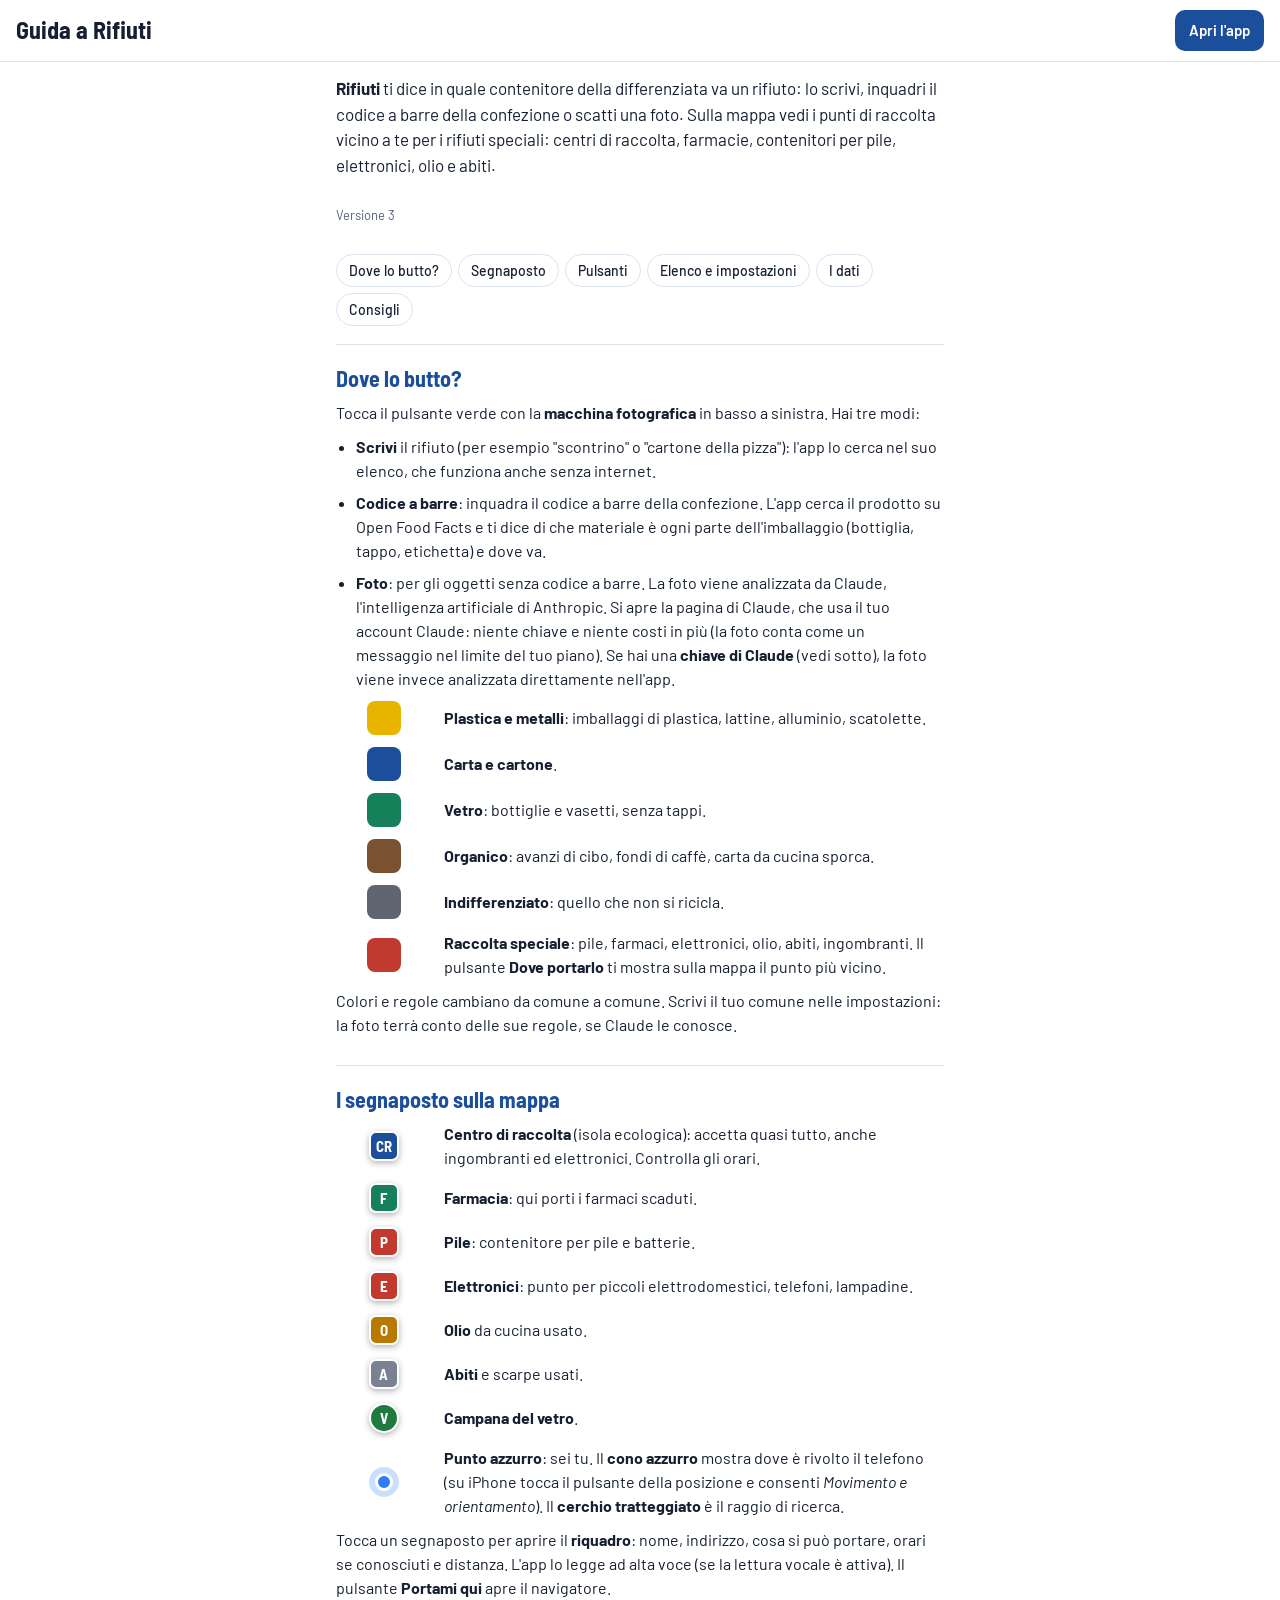
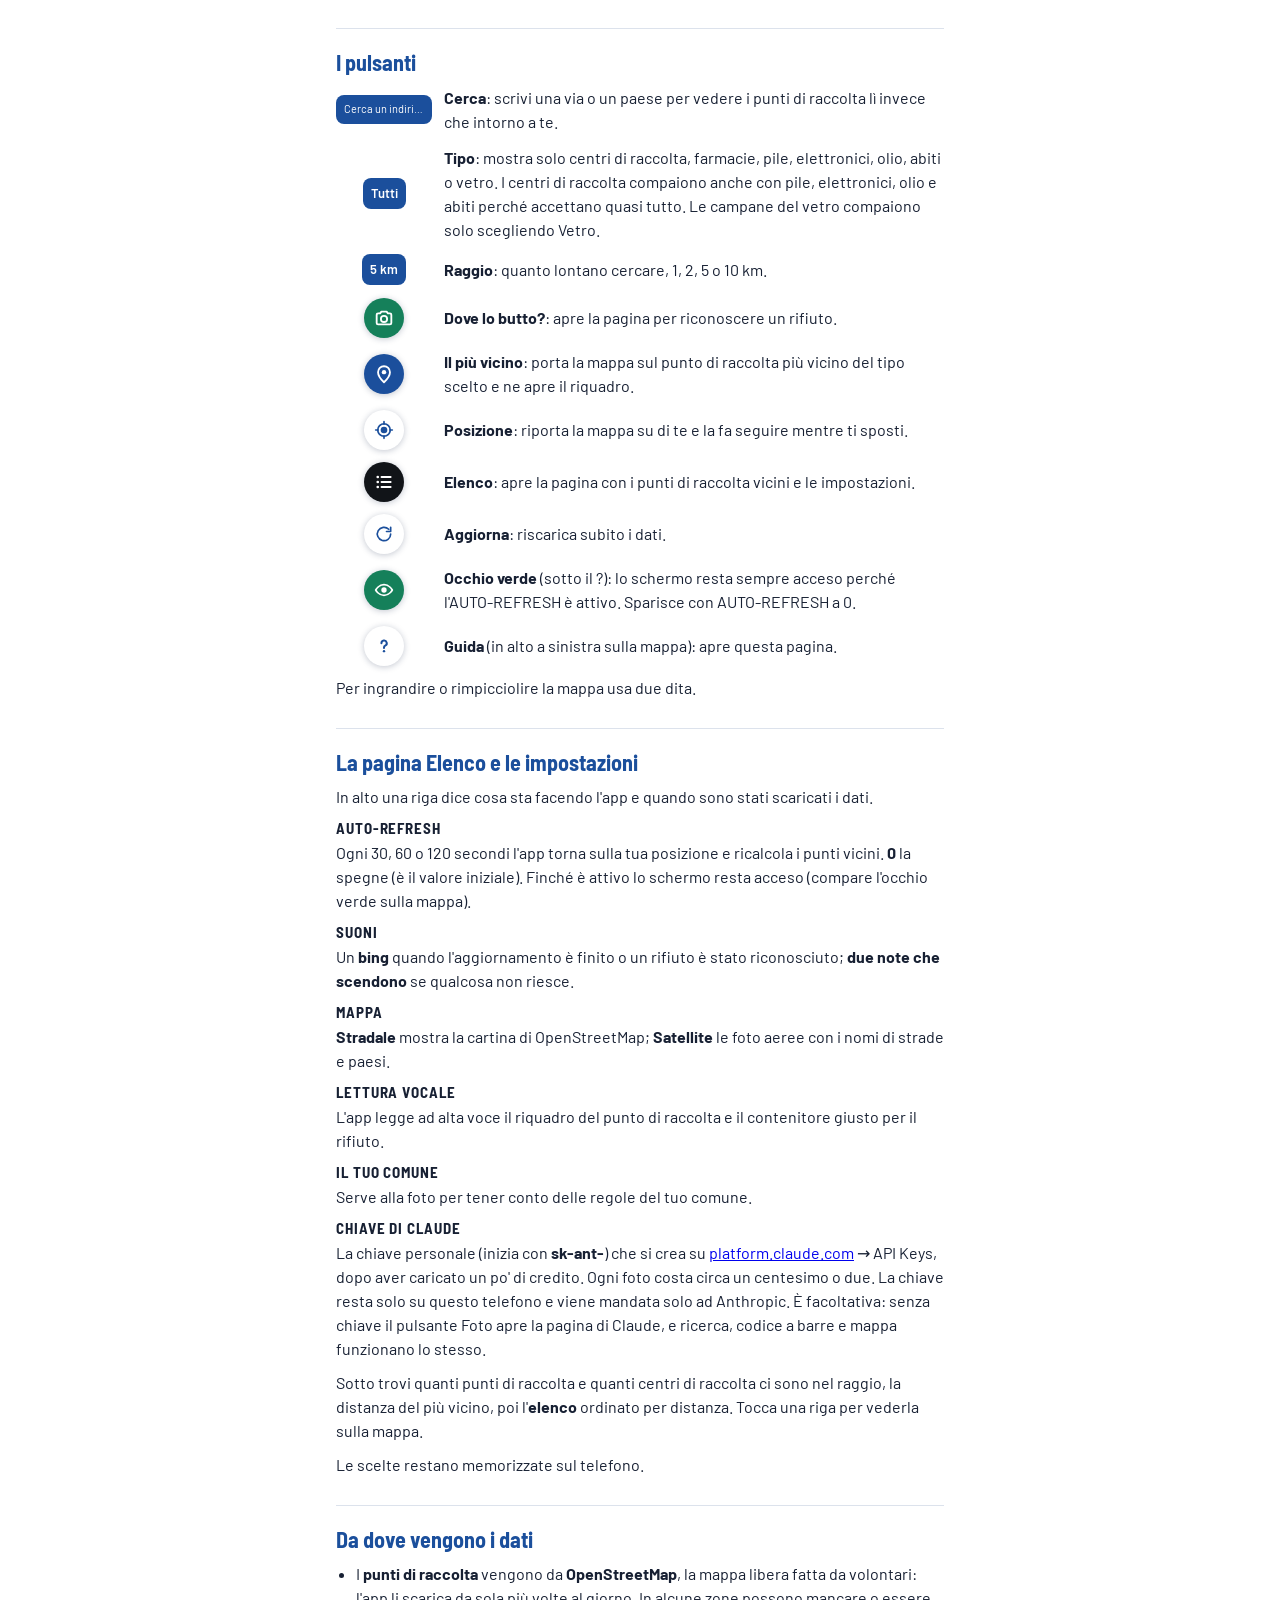
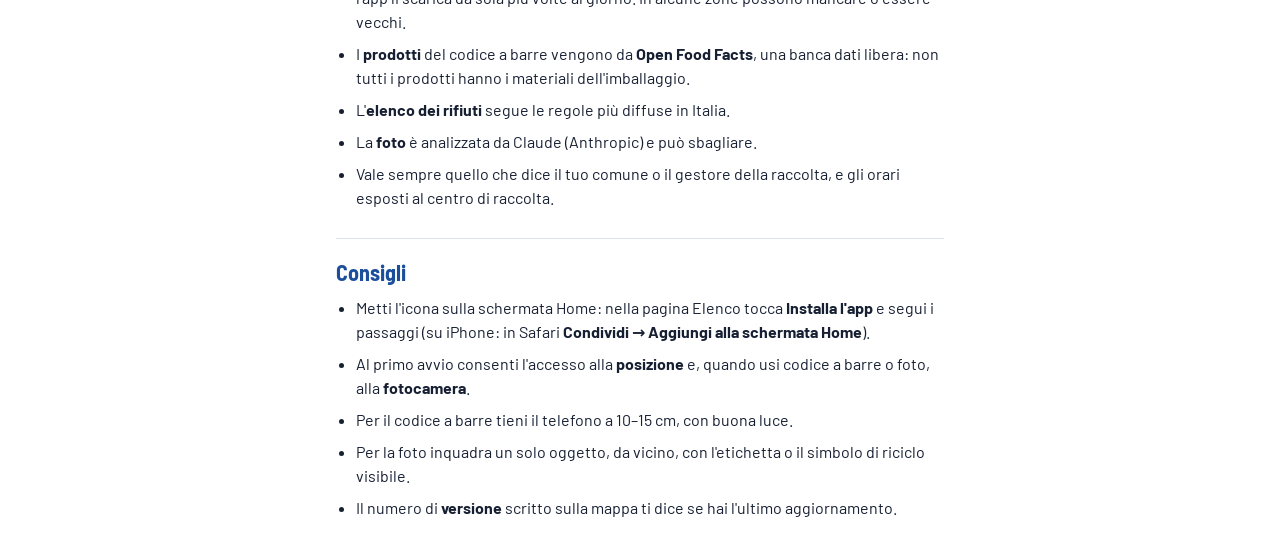
<file: guida.html>
<!doctype html>
<html lang="it">
<head>
  <meta charset="utf-8">
  <meta name="viewport" content="width=device-width, initial-scale=1, viewport-fit=cover">
  <title>Guida a Rifiuti</title>
  <meta name="description" content="Come si usa Rifiuti: dove lo butto, segnaposto, pulsanti, impostazioni e provenienza dei dati">
  <meta name="theme-color" content="#1b4f9c">
  <link rel="icon" href="icon.svg" type="image/svg+xml">
  <link rel="apple-touch-icon" href="apple-touch-icon.png">
  <link rel="preconnect" href="https://fonts.googleapis.com">
  <link rel="preconnect" href="https://fonts.gstatic.com" crossorigin>
  <link rel="stylesheet" href="https://fonts.googleapis.com/css2?family=Barlow+Semi+Condensed:wght@600;700&family=Barlow:wght@400;500;600&display=swap">
  <link rel="stylesheet" href="style.css?v=2">
  <style>
    html, body { height: auto; }
    body { background: var(--superficie); }
    .pagina-guida .pannello-testa { position: sticky; top: 0; background: var(--superficie); z-index: 10; }
    .pagina-guida .pannello-corpo { overflow: visible; }
    .apri-app { display: inline-block; padding: 10px 14px; border-radius: 10px; background: var(--blu); color: var(--su-colore); text-decoration: none; font-weight: 600; }
  </style>
</head>
<body>
  <div class="pagina-guida">
    <header class="pannello-testa">
      <h2>Guida a Rifiuti</h2>
      <a class="apri-app" href="./">Apri l'app</a>
    </header>
    <div class="pannello-corpo guida-corpo">
        <p class="g-intro"><b>Rifiuti</b> ti dice in quale contenitore della differenziata va un rifiuto: lo scrivi, inquadri il codice a barre
          della confezione o scatti una foto. Sulla mappa vedi i punti di raccolta vicino a te per i rifiuti speciali:
          centri di raccolta, farmacie, contenitori per pile, elettronici, olio e abiti.</p>
        <p class="g-versione" id="guida-versione"></p>

        <nav class="g-indice" aria-label="Argomenti">
          <a href="#g-butto">Dove lo butto?</a><a href="#g-mappa">Segnaposto</a><a href="#g-pulsanti">Pulsanti</a>
          <a href="#g-elenco">Elenco e impostazioni</a><a href="#g-dati">I dati</a><a href="#g-consigli">Consigli</a>
        </nav>

        <section id="g-butto">
          <h3>Dove lo butto?</h3>
          <p>Tocca il pulsante verde con la <b>macchina fotografica</b> in basso a sinistra. Hai tre modi:</p>
          <ul class="g-punti">
            <li><b>Scrivi</b> il rifiuto (per esempio "scontrino" o "cartone della pizza"): l'app lo cerca nel suo elenco, che funziona anche senza internet.</li>
            <li><b>Codice a barre</b>: inquadra il codice a barre della confezione. L'app cerca il prodotto su Open Food Facts e ti dice di che materiale è ogni parte dell'imballaggio (bottiglia, tappo, etichetta) e dove va.</li>
            <li><b>Foto</b>: per gli oggetti senza codice a barre. La foto viene analizzata da Claude, l'intelligenza artificiale di Anthropic. Si apre la pagina di Claude, che usa il tuo account Claude: niente chiave e niente costi in più (la foto conta come un messaggio nel limite del tuo piano). Se hai una <b>chiave di Claude</b> (vedi sotto), la foto viene invece analizzata direttamente nell'app.</li>
          </ul>
          <ul class="g-lista">
            <li><span class="g-segno"><span class="g-bin plastica"></span></span><div><b>Plastica e metalli</b>: imballaggi di plastica, lattine, alluminio, scatolette.</div></li>
            <li><span class="g-segno"><span class="g-bin carta"></span></span><div><b>Carta e cartone</b>.</div></li>
            <li><span class="g-segno"><span class="g-bin vetro"></span></span><div><b>Vetro</b>: bottiglie e vasetti, senza tappi.</div></li>
            <li><span class="g-segno"><span class="g-bin organico"></span></span><div><b>Organico</b>: avanzi di cibo, fondi di caffè, carta da cucina sporca.</div></li>
            <li><span class="g-segno"><span class="g-bin indiff"></span></span><div><b>Indifferenziato</b>: quello che non si ricicla.</div></li>
            <li><span class="g-segno"><span class="g-bin speciale"></span></span><div><b>Raccolta speciale</b>: pile, farmaci, elettronici, olio, abiti, ingombranti. Il pulsante <b>Dove portarlo</b> ti mostra sulla mappa il punto più vicino.</div></li>
          </ul>
          <p>Colori e regole cambiano da comune a comune. Scrivi il tuo comune nelle impostazioni: la foto terrà conto delle sue regole, se Claude le conosce.</p>
        </section>

        <section id="g-mappa">
          <h3>I segnaposto sulla mappa</h3>
          <ul class="g-lista">
            <li><span class="g-segno"><span class="mk tipo blu">CR</span></span><div><b>Centro di raccolta</b> (isola ecologica): accetta quasi tutto, anche ingombranti ed elettronici. Controlla gli orari.</div></li>
            <li><span class="g-segno"><span class="mk tipo verde">F</span></span><div><b>Farmacia</b>: qui porti i farmaci scaduti.</div></li>
            <li><span class="g-segno"><span class="mk tipo rosso">P</span></span><div><b>Pile</b>: contenitore per pile e batterie.</div></li>
            <li><span class="g-segno"><span class="mk tipo rosso">E</span></span><div><b>Elettronici</b>: punto per piccoli elettrodomestici, telefoni, lampadine.</div></li>
            <li><span class="g-segno"><span class="mk tipo giallo">O</span></span><div><b>Olio</b> da cucina usato.</div></li>
            <li><span class="g-segno"><span class="mk tipo grigio">A</span></span><div><b>Abiti</b> e scarpe usati.</div></li>
            <li><span class="g-segno"><span class="mk tipo vetro">V</span></span><div><b>Campana del vetro</b>.</div></li>
            <li><span class="g-segno"><span class="io"></span></span><div><b>Punto azzurro</b>: sei tu. Il <b>cono azzurro</b> mostra dove è rivolto il telefono (su iPhone tocca il pulsante della posizione e consenti <i>Movimento e orientamento</i>). Il <b>cerchio tratteggiato</b> è il raggio di ricerca.</div></li>
          </ul>
          <p>Tocca un segnaposto per aprire il <b>riquadro</b>: nome, indirizzo, cosa si può portare, orari se conosciuti e distanza.
            L'app lo legge ad alta voce (se la lettura vocale è attiva). Il pulsante <b>Portami qui</b> apre il navigatore.</p>
        </section>

        <section id="g-pulsanti">
          <h3>I pulsanti</h3>
          <ul class="g-lista">
            <li><span class="g-segno"><span class="g-barra">Cerca un indirizzo…</span></span><div><b>Cerca</b>: scrivi una via o un paese per vedere i punti di raccolta lì invece che intorno a te.</div></li>
            <li><span class="g-segno"><span class="g-barra corto">Tutti</span></span><div><b>Tipo</b>: mostra solo centri di raccolta, farmacie, pile, elettronici, olio, abiti o vetro. I centri di raccolta compaiono anche con pile, elettronici, olio e abiti perché accettano quasi tutto. Le campane del vetro compaiono solo scegliendo Vetro.</div></li>
            <li><span class="g-segno"><span class="g-barra corto">5 km</span></span><div><b>Raggio</b>: quanto lontano cercare, 1, 2, 5 o 10 km.</div></li>
            <li><span class="g-segno"><span class="g-fab verde"><svg viewBox="0 0 24 24" width="22" height="22" aria-hidden="true"><path d="M4 8.5A1.5 1.5 0 0 1 5.5 7h2.2l1.5-2h5.6l1.5 2h2.2A1.5 1.5 0 0 1 20 8.5v9a1.5 1.5 0 0 1-1.5 1.5h-13A1.5 1.5 0 0 1 4 17.5z" fill="none" stroke="currentColor" stroke-width="2" stroke-linejoin="round"/><circle cx="12" cy="13" r="3.4" fill="none" stroke="currentColor" stroke-width="2"/></svg></span></span><div><b>Dove lo butto?</b>: apre la pagina per riconoscere un rifiuto.</div></li>
            <li><span class="g-segno"><span class="g-fab blu"><svg viewBox="0 0 24 24" width="22" height="22" aria-hidden="true"><path d="M12 21s-6.5-6.1-6.5-11a6.5 6.5 0 0 1 13 0c0 4.9-6.5 11-6.5 11z" fill="none" stroke="currentColor" stroke-width="2" stroke-linejoin="round"/><circle cx="12" cy="10" r="2.4" fill="currentColor"/></svg></span></span><div><b>Il più vicino</b>: porta la mappa sul punto di raccolta più vicino del tipo scelto e ne apre il riquadro.</div></li>
            <li><span class="g-segno"><span class="g-fab"><svg viewBox="0 0 24 24" width="20" height="20" aria-hidden="true"><circle cx="12" cy="12" r="4" fill="currentColor"/><path d="M12 2v3M12 19v3M2 12h3M19 12h3" stroke="currentColor" stroke-width="2" stroke-linecap="round"/><circle cx="12" cy="12" r="7.5" fill="none" stroke="currentColor" stroke-width="2"/></svg></span></span><div><b>Posizione</b>: riporta la mappa su di te e la fa seguire mentre ti sposti.</div></li>
            <li><span class="g-segno"><span class="g-fab nero"><svg viewBox="0 0 24 24" width="20" height="20" aria-hidden="true"><path d="M9 6h11M9 12h11M9 18h11" stroke="currentColor" stroke-width="2.2" stroke-linecap="round"/><circle cx="4.5" cy="6" r="1.6" fill="currentColor"/><circle cx="4.5" cy="12" r="1.6" fill="currentColor"/><circle cx="4.5" cy="18" r="1.6" fill="currentColor"/></svg></span></span><div><b>Elenco</b>: apre la pagina con i punti di raccolta vicini e le impostazioni.</div></li>
            <li><span class="g-segno"><span class="g-fab"><svg viewBox="0 0 24 24" width="20" height="20" aria-hidden="true"><path d="M20 12a8 8 0 1 1-2.34-5.66M20 4v5h-5" fill="none" stroke="currentColor" stroke-width="2" stroke-linecap="round" stroke-linejoin="round"/></svg></span></span><div><b>Aggiorna</b>: riscarica subito i dati.</div></li>
            <li><span class="g-segno"><span class="g-fab occhio"><svg viewBox="0 0 24 24" width="20" height="20" aria-hidden="true"><path d="M2 12s3.6-6.5 10-6.5S22 12 22 12s-3.6 6.5-10 6.5S2 12 2 12Z" fill="none" stroke="currentColor" stroke-width="2" stroke-linejoin="round"/><circle cx="12" cy="12" r="3.2" fill="currentColor"/></svg></span></span><div><b>Occhio verde</b> (sotto il ?): lo schermo resta sempre acceso perché l'AUTO-REFRESH è attivo. Sparisce con AUTO-REFRESH a 0.</div></li>
            <li><span class="g-segno"><span class="g-fab"><svg viewBox="0 0 24 24" width="22" height="22" aria-hidden="true"><path d="M9.2 9a2.9 2.9 0 1 1 4.1 2.6c-.8.4-1.3 1.1-1.3 2v.6" fill="none" stroke="currentColor" stroke-width="2.2" stroke-linecap="round"/><circle cx="12" cy="17.6" r="1.3" fill="currentColor"/></svg></span></span><div><b>Guida</b> (in alto a sinistra sulla mappa): apre questa pagina.</div></li>
          </ul>
          <p>Per ingrandire o rimpicciolire la mappa usa due dita.</p>
        </section>

        <section id="g-elenco">
          <h3>La pagina Elenco e le impostazioni</h3>
          <p>In alto una riga dice cosa sta facendo l'app e quando sono stati scaricati i dati.</p>
          <dl class="g-def">
            <dt>AUTO-REFRESH</dt>
            <dd>Ogni 30, 60 o 120 secondi l'app torna sulla tua posizione e ricalcola i punti vicini. <b>0</b> la spegne (è il valore iniziale).
              Finché è attivo lo schermo resta acceso (compare l'occhio verde sulla mappa).</dd>
            <dt>SUONI</dt>
            <dd>Un <b>bing</b> quando l'aggiornamento è finito o un rifiuto è stato riconosciuto; <b>due note che scendono</b> se qualcosa non riesce.</dd>
            <dt>MAPPA</dt>
            <dd><b>Stradale</b> mostra la cartina di OpenStreetMap; <b>Satellite</b> le foto aeree con i nomi di strade e paesi.</dd>
            <dt>LETTURA VOCALE</dt>
            <dd>L'app legge ad alta voce il riquadro del punto di raccolta e il contenitore giusto per il rifiuto.</dd>
            <dt>IL TUO COMUNE</dt>
            <dd>Serve alla foto per tener conto delle regole del tuo comune.</dd>
            <dt>CHIAVE DI CLAUDE</dt>
            <dd>La chiave personale (inizia con <b>sk-ant-</b>) che si crea su <a href="https://platform.claude.com/" target="_blank" rel="noopener">platform.claude.com</a>
              → API Keys, dopo aver caricato un po' di credito. Ogni foto costa circa un centesimo o due. La chiave resta solo su questo telefono
              e viene mandata solo ad Anthropic. È facoltativa: senza chiave il pulsante Foto apre la pagina di Claude, e ricerca, codice a barre e mappa funzionano lo stesso.</dd>
          </dl>
          <p>Sotto trovi quanti punti di raccolta e quanti centri di raccolta ci sono nel raggio, la distanza del più vicino, poi l'<b>elenco</b>
            ordinato per distanza. Tocca una riga per vederla sulla mappa.</p>
          <p>Le scelte restano memorizzate sul telefono.</p>
        </section>

        <section id="g-dati">
          <h3>Da dove vengono i dati</h3>
          <ul class="g-punti">
            <li>I <b>punti di raccolta</b> vengono da <b>OpenStreetMap</b>, la mappa libera fatta da volontari: l'app li scarica da sola più volte al giorno.
              In alcune zone possono mancare o essere vecchi.</li>
            <li>I <b>prodotti</b> del codice a barre vengono da <b>Open Food Facts</b>, una banca dati libera: non tutti i prodotti hanno i materiali dell'imballaggio.</li>
            <li>L'<b>elenco dei rifiuti</b> segue le regole più diffuse in Italia.</li>
            <li>La <b>foto</b> è analizzata da Claude (Anthropic) e può sbagliare.</li>
            <li>Vale sempre quello che dice il tuo comune o il gestore della raccolta, e gli orari esposti al centro di raccolta.</li>
          </ul>
        </section>

        <section id="g-consigli">
          <h3>Consigli</h3>
          <ul class="g-punti">
            <li>Metti l'icona sulla schermata Home: nella pagina Elenco tocca <b>Installa l'app</b> e segui i passaggi (su iPhone: in Safari <b>Condividi → Aggiungi alla schermata Home</b>).</li>
            <li>Al primo avvio consenti l'accesso alla <b>posizione</b> e, quando usi codice a barre o foto, alla <b>fotocamera</b>.</li>
            <li>Per il codice a barre tieni il telefono a 10–15 cm, con buona luce.</li>
            <li>Per la foto inquadra un solo oggetto, da vicino, con l'etichetta o il simbolo di riciclo visibile.</li>
            <li>Il numero di <b>versione</b> scritto sulla mappa ti dice se hai l'ultimo aggiornamento.</li>
          </ul>
        </section>
      </div>
  </div>
  <script src="config.js?v=2"></script>
  <script>document.getElementById("guida-versione").textContent = "Versione " + (window.RIFIUTI_CONFIG.versione || "");</script>
  <!-- Statistiche d'uso anonime, senza cookie: https://rifiuti.goatcounter.com
       I dispositivi del team (segnati una volta aprendo l'app con ?gc_team=nome-dispositivo,
       tolti con ?gc_team=off) contano a parte su https://quivicino-team.goatcounter.com -->
  <script>
    (function () {
      var endpoint = "https://rifiuti.goatcounter.com/count";
      try {
        var q = new URLSearchParams(location.search).get("gc_team");
        if (q === "off") { localStorage.removeItem("gc_team"); alert("Questo dispositivo ora conta come un visitatore normale."); }
        else if (q) {
          q = q.toLowerCase().replace(/[^a-z0-9-]/g, "");
          if (q) { localStorage.setItem("gc_team", q); alert("Dispositivo segnato come \u201c" + q + "\u201d: le visite contano a parte."); }
        }
        var team = localStorage.getItem("gc_team");
        if (team) {
          endpoint = "https://quivicino-team.goatcounter.com/count";
          window.goatcounter = { path: function (p) { return "/" + team + p.split("?")[0]; } };
        }
      } catch (e) {}
      var s = document.createElement("script");
      s.async = true;
      s.src = "https://gc.zgo.at/count.js";
      s.setAttribute("data-goatcounter", endpoint);
      document.head.appendChild(s);
    })();
  </script>
</body>
</html>
</file>
<file: style.css>
/* Rifiuti – stesso aspetto di Distributori, Colonnine e Qui-Parking: mappa a tutto schermo con pulsanti tondi,
   le pagine Elenco, Dove lo butto? e Guida sono a tutto schermo. Palette della segnaletica stradale italiana. */
:root {
  --blu: #1b4f9c;
  --blu-scuro: #143c78;
  --libero: #15805a;
  --attenzione: #b87900;
  --pieno: #c23a2f;
  --osm: #5a6a86;
  --grigio: #7a8291;
  --bg: #f3f5f9;
  --superficie: #ffffff;
  --testo: #172033;
  --testo-2: #56627a;
  --bordo: #dce2ec;
  --ombra: 0 6px 24px rgba(20, 35, 70, .16);
  --font-display: "Barlow Semi Condensed", "Arial Narrow", system-ui, sans-serif;
  --font-body: "Barlow", system-ui, -apple-system, "Segoe UI", Roboto, sans-serif;
  --r: 14px;
  --su-colore: #ffffff;
  --barra: #1b4f9c;
  /* contenitori della differenziata (colori più diffusi in Italia) */
  --b-plastica: #e9b400;
  --b-plastica-testo: #2a2100;
  --b-carta: #1b4f9c;
  --b-vetro: #15805a;
  --b-organico: #7a5232;
  --b-indiff: #5f6672;
  --b-speciale: #c23a2f;
  color-scheme: light;
}
@media (prefers-color-scheme: dark) {
  :root {
    --blu: #4f86dc;
    --blu-scuro: #3a6fc2;
    --libero: #3fbf8a;
    --attenzione: #e3a82d;
    --pieno: #ec6a5f;
    --osm: #93a2bf;
    --grigio: #8e97a6;
    --bg: #0f1522;
    --superficie: #182132;
    --testo: #e8edf6;
    --testo-2: #9eabc2;
    --bordo: #2a3650;
    --ombra: 0 6px 24px rgba(0, 0, 0, .45);
    --su-colore: #0c1220;
    --barra: #19386a;
    --b-plastica: #e3b521;
    --b-carta: #3f74c4;
    --b-vetro: #2f9a69;
    --b-organico: #94653f;
    --b-indiff: #737b88;
    --b-speciale: #d6503f;
    color-scheme: dark;
  }
  .mappa:not(.satellite) .leaflet-tile-pane { filter: brightness(.72) contrast(1.1) saturate(.7); }
}

* { box-sizing: border-box; }
html, body { height: 100%; margin: 0; }
body {
  background: var(--bg);
  color: var(--testo);
  font: 15px/1.4 var(--font-body);
  -webkit-font-smoothing: antialiased;
}
[hidden] { display: none !important; }
.sr-only { position: absolute; width: 1px; height: 1px; overflow: hidden; clip: rect(0 0 0 0); white-space: nowrap; }
button { font: inherit; color: inherit; cursor: pointer; }
:focus-visible { outline: 3px solid var(--blu); outline-offset: 2px; }

.app { display: flex; flex-direction: column; height: 100%; }

/* ---- Barra superiore ---- */
.topbar {
  display: flex; align-items: center; gap: 10px;
  padding: calc(8px + env(safe-area-inset-top, 0px)) 16px 8px;
  background: var(--barra); color: #fff;
  z-index: 1000;
}
.brand { display: flex; align-items: center; gap: 8px; flex: none; }
.p-sign {
  display: grid; place-items: center;
  width: 34px; height: 34px; border-radius: 7px;
  border: 2px solid #fff; font: 700 24px/1 var(--font-display);
}
.brand-name { font: 700 20px/1 var(--font-display); letter-spacing: .01em; }
.cerca { flex: 1; min-width: 0; }
.cerca input, .raggio select, .carb select {
  width: 100%; height: 38px; border: 0; border-radius: 10px;
  padding: 0 12px; font: 500 15px var(--font-body);
  background: rgba(255,255,255,.16); color: #fff;
}
.cerca input::placeholder { color: rgba(255,255,255,.75); }
.cerca input:focus, .raggio select:focus, .carb select:focus { background: #fff; color: #172033; outline: none; }
.raggio select, .carb select { width: auto; padding-right: 8px; font-variant-numeric: tabular-nums; }
.raggio select option, .carb select option { color: #172033; }
.carb select { font-weight: 700; }
@media (max-width: 480px) {
  .topbar { gap: 8px; padding-left: 12px; padding-right: 12px; }
  .raggio select, .carb select { padding: 0 6px; }
}
.p-sign svg { display: block; }
@media (max-width: 480px) { .brand-name { display: none; } }

/* ---- Corpo ---- */
.corpo { position: relative; flex: 1; min-height: 0; }
.mappa { position: absolute; inset: 0; background: var(--bg); }
.filigrana {
  position: absolute; inset: 0; z-index: 850;
  overflow: hidden; pointer-events: none; user-select: none;
}
.filigrana span {
  font: 700 var(--fil-size, 64px)/1 var(--font-display);
  letter-spacing: .08em; white-space: nowrap;
  color: var(--pieno); opacity: .22;
  position: absolute; left: 50%; top: 50%;
  transform: translate(-50%, -50%) rotate(var(--fil-ang, 60deg));
}

.fab-col {
  position: absolute; right: 16px; top: 16px; z-index: 900;
  display: flex; flex-direction: column; align-items: center; gap: 12px;
}
.fab {
  position: relative;
  width: 48px; height: 48px; border-radius: 50%; border: 0;
  display: grid; place-items: center;
  background: var(--superficie); color: var(--blu); box-shadow: var(--ombra);
}
.fab-nero { background: #111418; color: #fff; box-shadow: 0 0 0 2px rgba(255,255,255,.85), var(--ombra); }
.fab-sx {
  position: absolute; left: 16px; top: 16px; z-index: 900;
  display: flex; flex-direction: column; align-items: center; gap: 12px;
}
/* Occhio verde: schermo tenuto acceso (Wake Lock) mentre l'auto-refresh è attivo */
.fab-occhio { width: 40px; height: 40px; background: var(--libero); color: #fff; }
.g-fab.occhio { background: var(--libero); color: #fff; }
.fab-azioni {
  position: absolute; left: 16px; bottom: calc(24px + env(safe-area-inset-bottom, 0px)); z-index: 900;
  display: flex; flex-direction: column; align-items: center; gap: 14px;
}
.fab-verde { width: 60px; height: 60px; background: var(--libero); color: var(--su-colore); }
.fab-rosso { width: 60px; height: 60px; background: var(--pieno); color: var(--su-colore); --rosso-icona: var(--pieno); }
.fab-blu { width: 60px; height: 60px; background: var(--blu); color: var(--su-colore); }
.fab-verde .euro { font: 700 30px/1 var(--font-display); }
.fab:disabled { opacity: .5; cursor: default; }
.badge {
  position: absolute; top: -4px; right: -4px;
  min-width: 20px; height: 20px; padding: 0 5px; border-radius: 10px;
  background: var(--libero); color: #fff; border: 2px solid #111418;
  font: 700 11px/16px var(--font-body); font-variant-numeric: tabular-nums; text-align: center;
}
.fab.gira svg { animation: gira 1s linear infinite; }
@keyframes gira { to { transform: rotate(360deg); } }

/* ---- Pagina elenco (a tutto schermo) ---- */
.pannello {
  position: fixed; inset: 0; z-index: 1500;
  display: flex; flex-direction: column;
  background: var(--superficie);
  animation: entra .2s ease-out;
}
@keyframes entra { from { transform: translateY(24px); opacity: 0; } to { transform: none; opacity: 1; } }
.pannello-testa {
  display: flex; align-items: center; justify-content: space-between; gap: 12px;
  padding: calc(10px + env(safe-area-inset-top, 0px)) 16px 10px;
  border-bottom: 1px solid var(--bordo);
}
.pannello-testa h2 { margin: 0; font: 700 24px/1.1 var(--font-display); }
.chiudi {
  width: 44px; height: 44px; border-radius: 50%; border: 0;
  display: grid; place-items: center; background: var(--bg); color: var(--testo);
}
.pannello-corpo > * { flex-shrink: 0; }
.pannello-corpo {
  flex: 1; min-height: 0; overflow-y: auto;
  display: flex; flex-direction: column; gap: 14px;
  padding: 14px 16px calc(16px + env(safe-area-inset-bottom, 0px));
  width: 100%; max-width: 640px; margin-inline: auto;
}

.stato { font-size: 13px; color: var(--testo-2); min-height: 18px; }
.auto {
  display: flex; align-items: center; justify-content: space-between; gap: 12px;
  padding: 10px 12px; border-radius: 10px; background: var(--bg);
}
.auto span { font: 700 15px/1 var(--font-display); letter-spacing: .06em; }
.auto select {
  height: 36px; padding: 0 10px; border-radius: 8px; border: 1px solid var(--bordo);
  background: var(--superficie); color: var(--testo); font: 600 15px var(--font-body);
  font-variant-numeric: tabular-nums;
}
.segn-box { display: flex; align-items: center; gap: 4px; }
.segn-box .mk.segn { position: relative; flex: none; }
.segn-eta {
  font: 700 12px/1 var(--font-body); font-variant-numeric: tabular-nums; white-space: nowrap;
  padding: 3px 6px; border-radius: 9px;
  background: var(--superficie); color: var(--libero); box-shadow: 0 1px 4px rgba(0,0,0,.25);
}
.stato.errore { color: var(--pieno); font-weight: 600; }

.sommario { display: grid; grid-template-columns: repeat(3, 1fr); gap: 8px; }
.kpi {
  display: flex; flex-direction: column; gap: 2px;
  padding: 8px 10px; border-radius: 10px; background: var(--bg);
}
.kpi b { font: 700 26px/1 var(--font-display); font-variant-numeric: tabular-nums; }
.kpi span { font-size: 11.5px; line-height: 1.2; color: var(--testo-2); }
.kpi-reale b { color: var(--libero); }
.kpi-segn b { color: var(--libero); }
.kpi-osm b { color: var(--blu); }
.kpi small { font: 600 13px var(--font-body); }

.btn {
  height: 46px; border-radius: 12px; border: 0;
  font: 600 15px var(--font-body);
  display: flex; align-items: center; justify-content: center; gap: 8px;
  padding: 0 10px; text-align: center; line-height: 1.1;
}
.btn-occupato { background: var(--bg); color: var(--testo); border: 1px solid var(--bordo); }
.btn:disabled { opacity: .5; cursor: default; }

.filtri { display: flex; gap: 6px; flex-wrap: wrap; }
.chip {
  border: 1px solid var(--bordo); background: transparent;
  border-radius: 999px; padding: 5px 12px; font-size: 13.5px; font-weight: 500;
}
.chip[aria-pressed="true"] { background: var(--blu); border-color: var(--blu); color: var(--su-colore); }
.filtri .sep { width: 1px; background: var(--bordo); margin: 2px 4px; }

/* ---- Lista ---- */
.lista { list-style: none; margin: 0; padding: 0; }
.voce {
  display: grid; grid-template-columns: 80px 1fr auto; gap: 12px; align-items: center;
  padding: 10px 4px; border-bottom: 1px solid var(--bordo); cursor: pointer;
}
.voce:hover { background: var(--bg); }
.voce:last-child { border-bottom: 0; }
.icona {
  width: 40px; height: 40px; border-radius: 9px; justify-self: center;
  display: grid; place-items: center;
  font: 700 20px/1 var(--font-display); color: var(--su-colore); background: var(--osm);
}
.icona.libero { background: var(--libero); }
.icona.quasi-pieno { background: var(--attenzione); }
.icona.pieno { background: var(--pieno); }
.icona.parcheggio, .icona.blu { background: var(--blu); }
.icona.largo { width: 80px; height: 40px; }
.icona.prezzo { width: 80px; height: 40px; font-size: 21px; font-variant-numeric: tabular-nums; }
.icona.economico { background: var(--libero); }
.icona.medio { background: var(--attenzione); }
.icona.caro { background: var(--pieno); }
.icona.nd { background: var(--grigio); }
.icona.vecchio { opacity: .6; }
.icona.verde { background: var(--libero); }
.icona.segnalato { background: var(--libero); border-radius: 50%; }
.icona .num { font-size: 17px; font-variant-numeric: tabular-nums; }
.voce-testo { min-width: 0; }
.voce-titolo { font-weight: 600; white-space: nowrap; overflow: hidden; text-overflow: ellipsis; }
.voce-meta { font-size: 13px; color: var(--testo-2); display: flex; flex-wrap: wrap; gap: 2px 10px; }
.tag { font-size: 12px; font-weight: 600; }
.tag.gratis { color: var(--libero); }
.tag.reale { color: var(--libero); }
.tag.pieno { color: var(--pieno); }
.tag.quasi-pieno { color: var(--attenzione); }
.tag.vecchio { color: var(--pieno); }
.tag.autostrada { color: #fff; background: #1f7a3f; padding: 0 6px; border-radius: 4px; }
.voce-dist { text-align: right; font-variant-numeric: tabular-nums; }
.voce-dist b { display: block; font: 700 17px/1.1 var(--font-display); }
.voce-dist small { color: var(--testo-2); font-size: 12px; }
.vuoto { padding: 18px 4px; color: var(--testo-2); font-size: 14px; }

.fonti { font-size: 11.5px; color: var(--testo-2); line-height: 1.35; }
.fonti a { color: inherit; }

/* ---- Marker sulla mappa ---- */
.mk {
  display: grid; place-items: center;
  width: 30px; height: 30px; border-radius: 7px;
  font: 700 16px/1 var(--font-display); color: #fff;
  background: var(--blu); border: 2px solid #fff;
  box-shadow: 0 2px 6px rgba(0,0,0,.3);
}
.mk.reale { width: auto; min-width: 30px; padding: 0 5px; font-variant-numeric: tabular-nums; }
.mk.blu { background: var(--blu); }
.mk.largo { width: 60px; height: 30px; }
.mk.verde { background: var(--libero); }
.mk.libero { background: var(--libero); }
.mk.quasi-pieno { background: var(--attenzione); }
.mk.pieno { background: var(--pieno); }
.mk.stallo { width: 14px; height: 14px; border-radius: 3px; border-width: 1.5px; font-size: 0; }
/* Rettangolo con il prezzo, colore per fascia di prezzo in zona */
.mk.prezzo { width: auto; min-width: 58px; height: 30px; padding: 0 6px; font-size: 17px; font-variant-numeric: tabular-nums; }
.mk.economico { background: var(--libero); }
.mk.medio { background: var(--attenzione); }
.mk.caro { background: var(--pieno); }
.mk.nd { width: 18px; height: 18px; border-radius: 5px; background: var(--grigio); font-size: 0; }
.mk.vecchio { border-style: dashed; opacity: .7; }
.mk.top { box-shadow: 0 0 0 3px var(--libero), 0 2px 8px rgba(0,0,0,.4); }
.mk.segn { width: 22px; height: 22px; border-radius: 50%; font-size: 0; background: var(--libero); }
.mk.segn.occupato { background: var(--pieno); }
.mk.segn.libero::after {
  content: ""; position: absolute; width: 22px; height: 22px; border-radius: 50%;
  border: 2px solid var(--libero); animation: pulsa 2s ease-out infinite;
}
@keyframes pulsa { from { transform: scale(1); opacity: .9; } to { transform: scale(2.2); opacity: 0; } }
/* Cono dell'orientamento (bussola.js): parte dal centro del pallino, come in Google Maps */
.io-box { position: relative; width: 18px; height: 18px; }
.io-cono {
  position: absolute; left: -9px; bottom: 9px; width: 36px; height: 42px;
  transform-origin: 50% 100%; pointer-events: none;
  background: radial-gradient(circle at 50% 100%, rgba(47,124,246,.8) 0, rgba(47,124,246,.45) 50%, rgba(47,124,246,.05) 100%);
  clip-path: polygon(50% 100%, 0 0, 100% 0);
}
.io-box .io { position: relative; }
.io {
  width: 18px; height: 18px; border-radius: 50%;
  background: #2f7cf6; border: 3px solid #fff; box-shadow: 0 0 0 6px rgba(47,124,246,.25);
}

.leaflet-popup-content { font: 20px/1.35 var(--font-body); margin: 16px 18px; }
.leaflet-container a.leaflet-popup-close-button {
  width: 44px; height: 44px; font: 400 34px/42px var(--font-body); color: var(--testo-2);
}
.leaflet-popup-content-wrapper { border-radius: 16px; }
.leaflet-popup-content-wrapper, .leaflet-popup-tip { background: var(--superficie); color: var(--testo); }
.pop h3 { margin: 0 40px 6px 0; font: 700 26px/1.15 var(--font-display); color: var(--testo); }
.pop p { margin: 4px 0; color: var(--testo-2); }
.pop a { color: var(--blu); font-weight: 600; }
.pop .pop-prezzo { margin: 8px 0; color: var(--testo); }
.pop .pop-prezzo b { font: 700 34px/1 var(--font-display); font-variant-numeric: tabular-nums; }
.pop .pop-prezzo.economico b { color: var(--libero); }
.pop .pop-prezzo.medio b { color: var(--attenzione); }
.pop .pop-prezzo.caro b { color: var(--pieno); }
.pop .avviso { color: var(--pieno); font-weight: 600; }
.pop-tab { width: 100%; border-collapse: collapse; font-size: 17px; margin: 6px 0; font-variant-numeric: tabular-nums; }
.pop-tab th { text-align: left; font: 700 13px var(--font-body); color: var(--testo-2); padding: 2px 4px; }
.pop-tab td { padding: 4px; border-top: 1px solid var(--bordo); color: var(--testo); }
.pop-tab td:not(:first-child), .pop-tab th:not(:first-child) { text-align: right; }
.pop-tab tr.scelto td { font-weight: 700; }
.pop .fonte { font-size: 14px; }
.pop .pop-vai {
  display: block; margin-top: 14px; padding: 14px 16px; border-radius: 12px;
  background: var(--blu); color: var(--su-colore); text-align: center; text-decoration: none;
  font: 700 20px/1.1 var(--font-body);
}

/* ---- Toast ---- */
.toast {
  position: fixed; left: 50%; bottom: calc(176px + env(safe-area-inset-bottom, 0px)); transform: translateX(-50%);
  z-index: 2000; max-width: calc(100% - 32px);
  background: var(--testo); color: var(--bg);
  padding: 10px 16px; border-radius: 10px; font-weight: 500; box-shadow: var(--ombra);
}

@media (prefers-reduced-motion: reduce) {
  .mk.segn.libero::after, .fab.gira svg { animation: none; }
  .pannello { animation: none; }
}

/* ---- Guida ---- */
.pannello.guida { z-index: 1600; }
.guida-corpo { gap: 18px; font-size: 16px; line-height: 1.5; }
.guida-corpo h3 { margin: 6px 0 10px; font: 700 22px/1.2 var(--font-display); color: var(--blu); }
.guida-corpo p { margin: 0 0 10px; }
.guida-corpo section { scroll-margin-top: 12px; border-top: 1px solid var(--bordo); padding-top: 14px; }
.g-intro { font-size: 17px; }
.g-versione { color: var(--testo-2); font-size: 13px; }
.g-indice { display: flex; flex-wrap: wrap; gap: 6px; }
.g-indice a {
  border: 1px solid var(--bordo); border-radius: 999px; padding: 5px 12px;
  color: var(--testo); text-decoration: none; font-size: 14px; font-weight: 500;
}
.g-lista { list-style: none; margin: 0 0 10px; padding: 0; display: flex; flex-direction: column; gap: 12px; }
.g-lista li { display: grid; grid-template-columns: 96px 1fr; gap: 12px; align-items: center; }
.g-lista li > div { min-width: 0; }
.g-segno { display: flex; justify-content: center; align-items: center; min-height: 32px; }
.g-segno .mk { position: relative; }
.g-linea { display: block; width: 64px; height: 6px; border-radius: 3px; background: #1b4f9c; opacity: .6; }
.g-barra {
  display: block; max-width: 96px; padding: 6px 8px; border-radius: 8px; background: var(--barra); color: #fff;
  font-size: 11px; white-space: nowrap; overflow: hidden; text-overflow: ellipsis;
}
.g-barra.corto { font-size: 13px; font-weight: 600; }
.g-fab {
  width: 40px; height: 40px; border-radius: 50%; display: grid; place-items: center;
  background: var(--superficie); color: var(--blu); box-shadow: 0 1px 6px rgba(20,35,70,.25);
}
.g-fab.nero { background: #111418; color: #fff; }
.g-fab.verde { background: var(--libero); color: var(--su-colore); }
.g-fab.rosso { background: var(--pieno); color: var(--su-colore); }
.g-fab.blu { background: var(--blu); color: var(--su-colore); }
.g-def { margin: 0 0 10px; }
.g-def dt { font: 700 15px/1.2 var(--font-display); letter-spacing: .06em; margin-top: 10px; }
.g-def dd { margin: 4px 0 0; }
.g-punti { margin: 0 0 10px; padding-left: 20px; display: flex; flex-direction: column; gap: 8px; }
.link-guida {
  align-self: flex-start; border: 0; background: none; padding: 4px 0;
  color: var(--blu); font-weight: 600; font-size: 15px;
}

/* ---- Rifiuti ---- */
.fab-verde { color: #fff; }
/* Segnaposto dei punti di raccolta: quadrato con la sigla del tipo */
.mk.tipo { width: auto; min-width: 30px; height: 30px; padding: 0 5px; font-size: 15px; letter-spacing: .02em; }
.mk.tipo.blu { background: var(--blu); }
.mk.tipo.verde { background: var(--libero); }
.mk.tipo.rosso { background: var(--pieno); }
.mk.tipo.giallo { background: var(--attenzione); }
.mk.tipo.grigio { background: var(--grigio); }
.mk.tipo.vetro { background: #1f7a3f; border-radius: 50%; }
.mk.tipo.centro { min-width: 40px; height: 34px; font-size: 17px; }
.mk.tipo.vicino { box-shadow: 0 0 0 3px var(--libero), 0 2px 8px rgba(0,0,0,.4); }
.icona.tipo { font-size: 17px; }
.icona.blu { background: var(--blu); }
.icona.rosso { background: var(--pieno); }
.icona.giallo { background: var(--attenzione); }
.icona.grigio { background: var(--grigio); }
.icona.vetro { background: #1f7a3f; border-radius: 50%; }
.voce { grid-template-columns: 48px 1fr auto; }
.pop .pop-accetta { color: var(--testo); }
.pop .pop-orari { font-size: 16px; }
.kpi-segn b { color: var(--blu); }

.auto-colonna { flex-direction: column; align-items: stretch; gap: 6px; }
.auto-colonna input {
  height: 40px; padding: 0 10px; border-radius: 8px; border: 1px solid var(--bordo);
  background: var(--superficie); color: var(--testo); font: 500 16px var(--font-body); width: 100%;
}
.auto-colonna .nota { margin: 0; font-size: 12.5px; color: var(--testo-2); }
.auto-colonna .nota.ok { color: var(--libero); font-weight: 600; }

/* Pagina "Dove lo butto?" */
.cerca-rifiuto input {
  width: 100%; height: 48px; border-radius: 12px; border: 2px solid var(--bordo);
  padding: 0 14px; font: 500 17px var(--font-body); background: var(--bg); color: var(--testo);
}
.cerca-rifiuto input:focus { border-color: var(--blu); outline: none; }
.suggerimenti { list-style: none; margin: -6px 0 0; padding: 0; border: 1px solid var(--bordo); border-radius: 12px; overflow: hidden; }
.suggerimenti li { display: flex; align-items: center; gap: 10px; padding: 11px 12px; border-top: 1px solid var(--bordo); cursor: pointer; }
.suggerimenti li:first-child { border-top: 0; }
.suggerimenti li:hover, .suggerimenti li:focus-visible { background: var(--bg); }
.suggerimenti li b { flex: 1; min-width: 0; font-weight: 600; }
.suggerimenti li small { color: var(--testo-2); font-size: 13px; white-space: nowrap; }
.suggerimenti .vuoto { cursor: default; color: var(--testo-2); }
.pallino { width: 14px; height: 14px; border-radius: 4px; flex: none; background: var(--b-indiff); }

.camera { position: relative; border-radius: 14px; overflow: hidden; background: #000; aspect-ratio: 4 / 3; max-width: 100%; }
.camera video { width: 100%; height: 100%; object-fit: cover; display: block; }
.mirino {
  position: absolute; left: 12%; right: 12%; top: 30%; bottom: 30%;
  border: 3px solid rgba(255,255,255,.9); border-radius: 10px; box-shadow: 0 0 0 999px rgba(0,0,0,.25);
}
.mirino::after {
  content: ""; position: absolute; left: 4%; right: 4%; top: 50%; height: 2px; background: var(--pieno);
  animation: scansiona 1.6s ease-in-out infinite alternate;
}
@keyframes scansiona { from { transform: translateY(-38px); } to { transform: translateY(38px); } }
.camera.foto .mirino { display: none; }
.camera-aiuto {
  position: absolute; left: 0; right: 0; bottom: 8px; margin: 0; text-align: center;
  color: #fff; font: 600 15px var(--font-body); text-shadow: 0 1px 3px rgba(0,0,0,.8);
}
.azioni-camera { display: grid; grid-template-columns: 1fr 1fr; gap: 10px; }
.btn-grande { height: 54px; font-size: 17px; font-weight: 700; }
.btn-blu { background: var(--blu); color: var(--su-colore); }
.btn-verde { background: var(--libero); color: var(--su-colore); }
.btn-blu.attivo { background: var(--pieno); }

/* Scheda del rifiuto */
.scheda { border-radius: 16px; overflow: hidden; border: 1px solid var(--bordo); background: var(--superficie); animation: entra .2s ease-out; }
.scheda-testa { padding: 14px 16px 12px; color: #fff; background: var(--b-indiff); }
.scheda-testa .eyebrow { font: 700 13px/1.2 var(--font-display); letter-spacing: .08em; text-transform: uppercase; opacity: .9; }
.scheda-testa .bidone { font: 700 30px/1.05 var(--font-display); margin-top: 2px; }
.scheda-testa .oggetto { font-size: 16px; margin-top: 4px; }
.scheda-corpo { padding: 12px 16px 16px; display: flex; flex-direction: column; gap: 10px; font-size: 16px; }
.scheda-corpo p { margin: 0; }
.scheda-corpo .materiale b { font-weight: 600; }
.scheda-corpo h4 { margin: 4px 0 0; font: 700 17px var(--font-display); }
.parti { list-style: none; margin: 0; padding: 0; display: flex; flex-direction: column; gap: 6px; }
.parti li { display: flex; align-items: center; gap: 10px; padding: 8px 10px; border: 1px solid var(--bordo); border-radius: 10px; }
.parti li div { min-width: 0; flex: 1; }
.parti li small { display: block; color: var(--testo-2); font-size: 13.5px; }
.passi { margin: 0; padding-left: 20px; }
.scheda .avviso-lieve { color: var(--testo-2); font-style: italic; font-size: 14.5px; }
.scheda .fonte { color: var(--testo-2); font-size: 13px; }
.scheda .btn { width: 100%; }
.scheda-azioni { display: flex; flex-direction: column; gap: 8px; }
.btn-chiaro { background: var(--bg); color: var(--testo); border: 1px solid var(--bordo); }

.b-plastica { background: var(--b-plastica) !important; color: var(--b-plastica-testo) !important; }
.b-carta { background: var(--b-carta) !important; }
.b-vetro { background: var(--b-vetro) !important; }
.b-organico { background: var(--b-organico) !important; }
.b-indiff { background: var(--b-indiff) !important; }
.b-speciale { background: var(--b-speciale) !important; }

.legenda h3 { margin: 4px 0 8px; font: 700 18px var(--font-display); }
.legenda-griglia { display: grid; grid-template-columns: repeat(auto-fill, minmax(150px, 1fr)); gap: 6px; }
.legenda-griglia div { display: flex; align-items: center; gap: 8px; padding: 7px 9px; border-radius: 9px; background: var(--bg); font-size: 14px; font-weight: 600; }
.legenda .nota { font-size: 13px; color: var(--testo-2); margin: 8px 0 0; }
.g-bin { display: block; width: 34px; height: 34px; border-radius: 8px; }
.g-bin.plastica { background: var(--b-plastica); }
.g-bin.carta { background: var(--b-carta); }
.g-bin.vetro { background: var(--b-vetro); }
.g-bin.organico { background: var(--b-organico); }
.g-bin.indiff { background: var(--b-indiff); }
.g-bin.speciale { background: var(--b-speciale); }
.g-segno .mk.tipo { position: relative; }
@media (prefers-reduced-motion: reduce) {
  .mirino::after, .scheda { animation: none; }
}

/* ---- Installa l'app: riquadro in basso e voce nella pagina Elenco ---- */
.btn-installa {
  display: flex; align-items: center; gap: 12px; width: 100%; text-align: left;
  padding: 10px 12px; border-radius: 12px; border: 2px solid var(--blu);
  background: var(--superficie); color: var(--testo);
}
.btn-installa img { border-radius: 9px; flex: none; }
.btn-installa b { display: block; font: 700 18px/1.15 var(--font-display); color: var(--blu); }
.btn-installa small { display: block; font-size: 14px; color: var(--testo-2); }
.installa {
  position: fixed; left: 12px; right: 12px; margin-inline: auto; z-index: 1700;
  bottom: calc(12px + env(safe-area-inset-bottom, 0px));
  max-width: 480px; max-height: calc(100% - 24px); overflow-y: auto;
  padding: 16px; border-radius: 18px; background: var(--superficie); color: var(--testo);
  box-shadow: 0 10px 40px rgba(10, 20, 40, .35); border: 1px solid var(--bordo);
  animation: entra .25s ease-out;
}
.installa-testa { display: flex; gap: 12px; align-items: flex-start; }
.installa-testa img { border-radius: 12px; flex: none; }
.installa-testa h2 { margin: 0 0 4px; font: 700 21px/1.15 var(--font-display); }
.installa-testa p { margin: 0; font-size: 15px; color: var(--testo-2); }
.installa-corpo { margin-top: 10px; font-size: 16px; line-height: 1.45; }
.installa-corpo p { margin: 8px 0 0; }
.ins-passi { margin: 8px 0 0; padding-left: 26px; }
.ins-passi li { margin: 6px 0; }
.ins-ico { vertical-align: -5px; margin: 0 2px; }
.ins-nota { font-size: 14px; color: var(--testo-2); }
.installa-azioni { display: flex; gap: 10px; margin-top: 14px; }
.installa-azioni button { flex: 1; min-height: 48px; border-radius: 12px; font: 700 18px/1 var(--font-display); }
.installa-dopo { border: 2px solid var(--bordo); background: var(--superficie); color: var(--testo-2); }
.installa-ok { border: 0; background: var(--blu); color: var(--su-colore); }
@media (prefers-reduced-motion: reduce) { .installa { animation: none; } }
</file>
